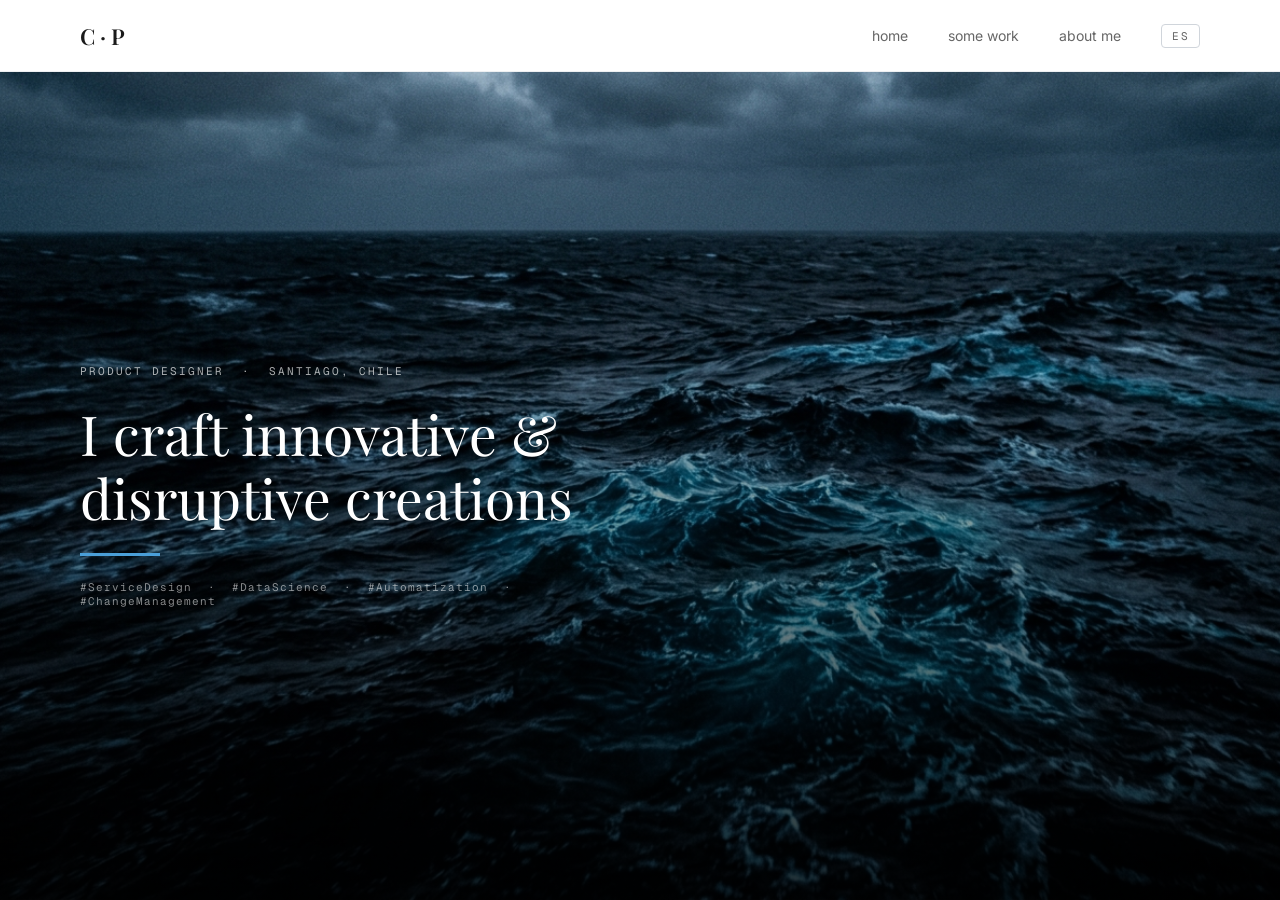
<file: index.html>
<!DOCTYPE html>
<html lang="en">
<head>
  <meta charset="UTF-8">
  <meta name="viewport" content="width=device-width, initial-scale=1.0">
  <title>C · P — Product Designer</title>
  <link rel="stylesheet" href="style.css">
  <style>
    .page { overflow: hidden; }

    /* HERO */
    .hero {
      position: relative;
      height: calc(100vh - 72px);
      min-height: 600px;
      overflow: hidden;
    }
    .hero-bg {
      position: absolute;
      inset: 0;
      background-image: url(./hero.png);
      background-size: cover;
      background-position: center;
    }
    .hero-gradient {
      position: absolute;
      inset: 0;
      background: linear-gradient(180deg, rgba(0,0,0,0) 10%, rgba(0,0,0,0.8) 100%);
    }
    .hero-content {
      position: relative;
      z-index: 2;
      padding: 0 80px;
      height: 100%;
      max-width: 740px;
      display: flex;
      flex-direction: column;
      justify-content: center;
      gap: 24px;
    }
    .hero-eyebrow {
      font-family: 'Geist Mono', monospace;
      font-size: 11px;
      letter-spacing: 2px;
      color: rgba(255,255,255,0.67);
      text-transform: uppercase;
    }
    .hero-title {
      font-family: 'Playfair Display', serif;
      font-size: clamp(32px, 4.3vw, 62px);
      font-weight: 400;
      line-height: 1.15;
      color: #FFFFFF;
      max-width: 680px;
    }
    .hero-divider {
      width: 80px;
      height: 3px;
      background: #4A9FD8;
    }
    .hero-tags {
      font-family: 'Geist Mono', monospace;
      font-size: 11px;
      letter-spacing: 1px;
      color: rgba(255,255,255,0.53);
      max-width: 680px;
    }

    @media (max-width: 767px) {
      .hero-content { padding: 0 20px; }
    }
    @media (max-width: 1023px) {
      .hero-content { padding: 0 40px; }
    }
  </style>
</head>
<body class="page">

  <nav class="nav">
    <a href="index.html" class="nav-logo">C · P</a>
    <button class="nav-toggle" onclick="document.getElementById('nl').classList.toggle('open')">
      <span></span><span></span><span></span>
    </button>
    <div class="nav-links" id="nl">
      <a href="index.html" data-i18n="nav_home">home</a>
      <a href="work.html" data-i18n="nav_work">some work</a>
      <a href="about.html" data-i18n="nav_about">about me</a>
      <button class="lang-btn" id="lang-btn" onclick="toggleLang()">ES</button>
    </div>
  </nav>

  <section class="hero">
    <div class="hero-bg"></div>
    <div class="hero-gradient"></div>
    <div class="hero-content">
      <p class="hero-eyebrow" data-i18n="home_eyebrow">Product Designer &nbsp;·&nbsp; Santiago, Chile</p>
      <h1 class="hero-title" data-i18n="home_title">I craft innovative &amp; disruptive creations</h1>
      <div class="hero-divider"></div>
      <p class="hero-tags" data-i18n="home_tags">#ServiceDesign &nbsp;·&nbsp; #DataScience &nbsp;·&nbsp; #Automatization &nbsp;·&nbsp; #ChangeManagement</p>
    </div>
  </section>

  <script src="lang.js"></script>
</body>
</html>
</file>
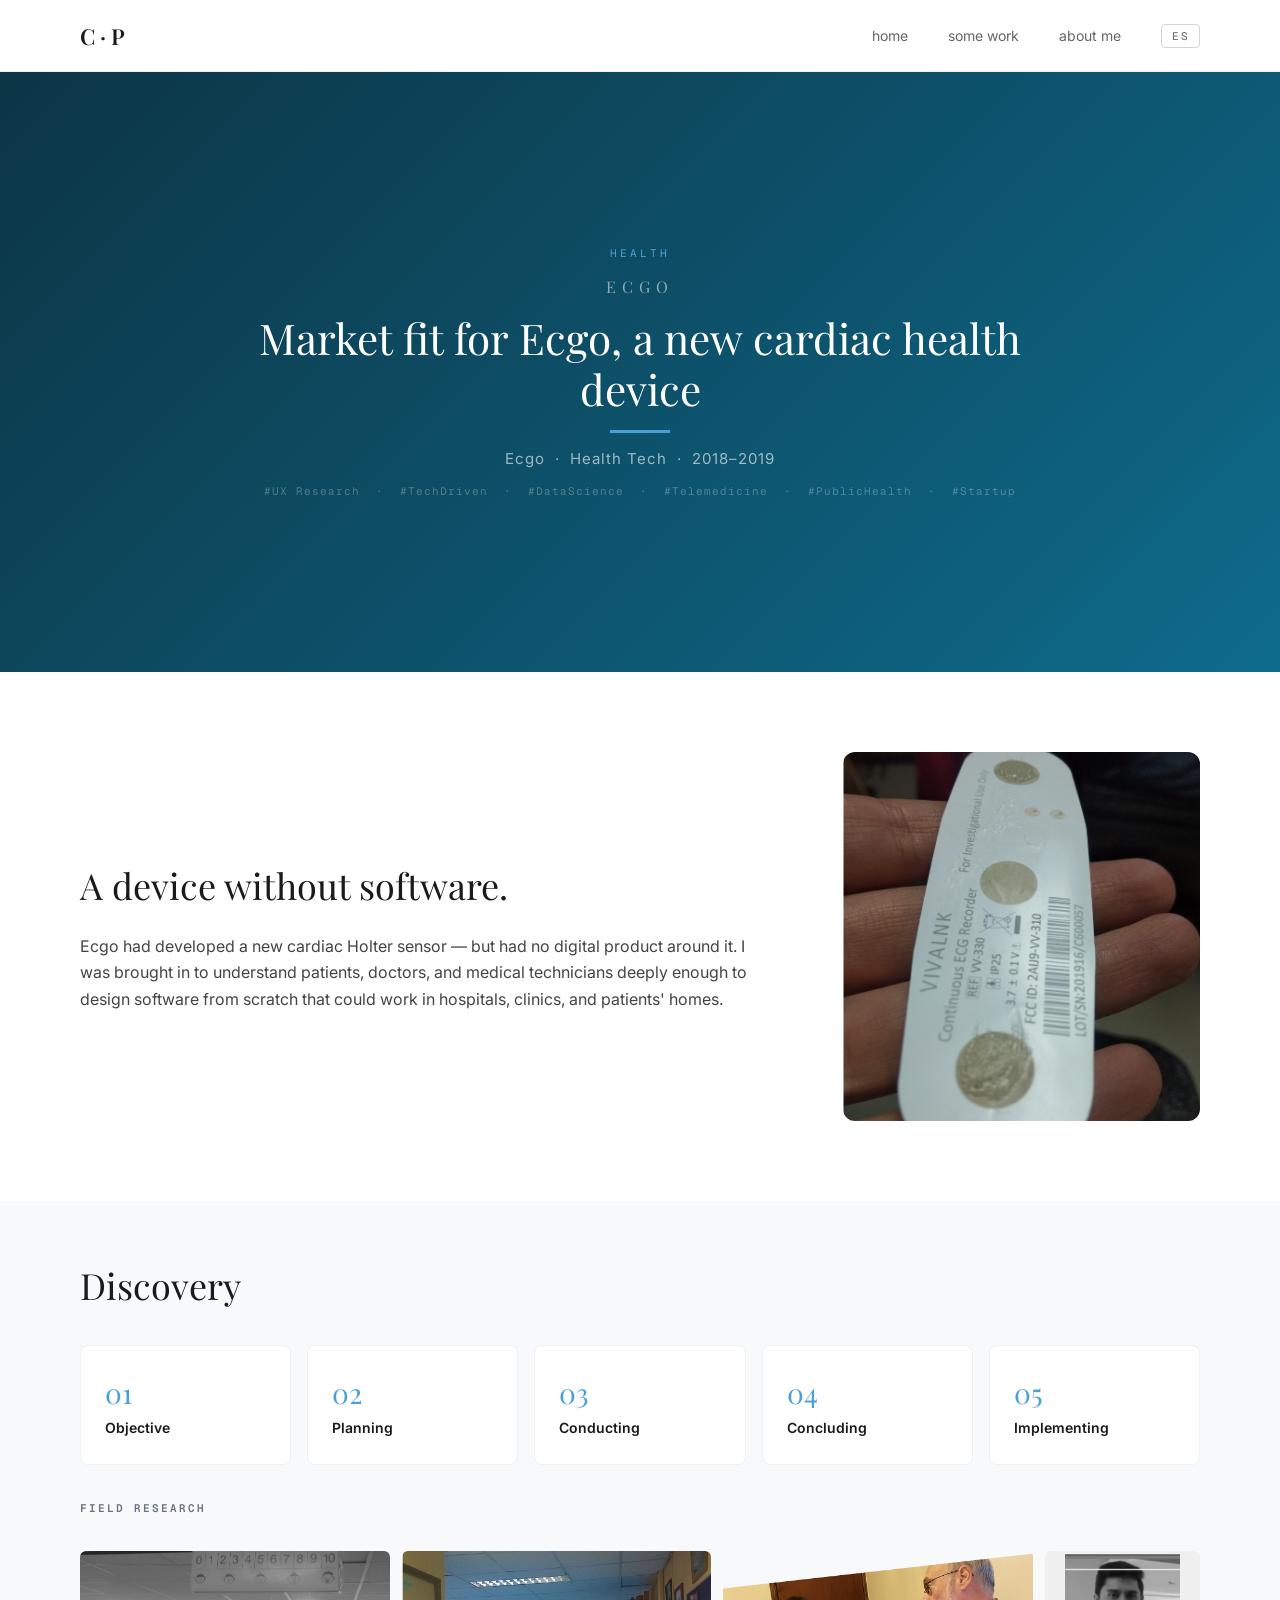
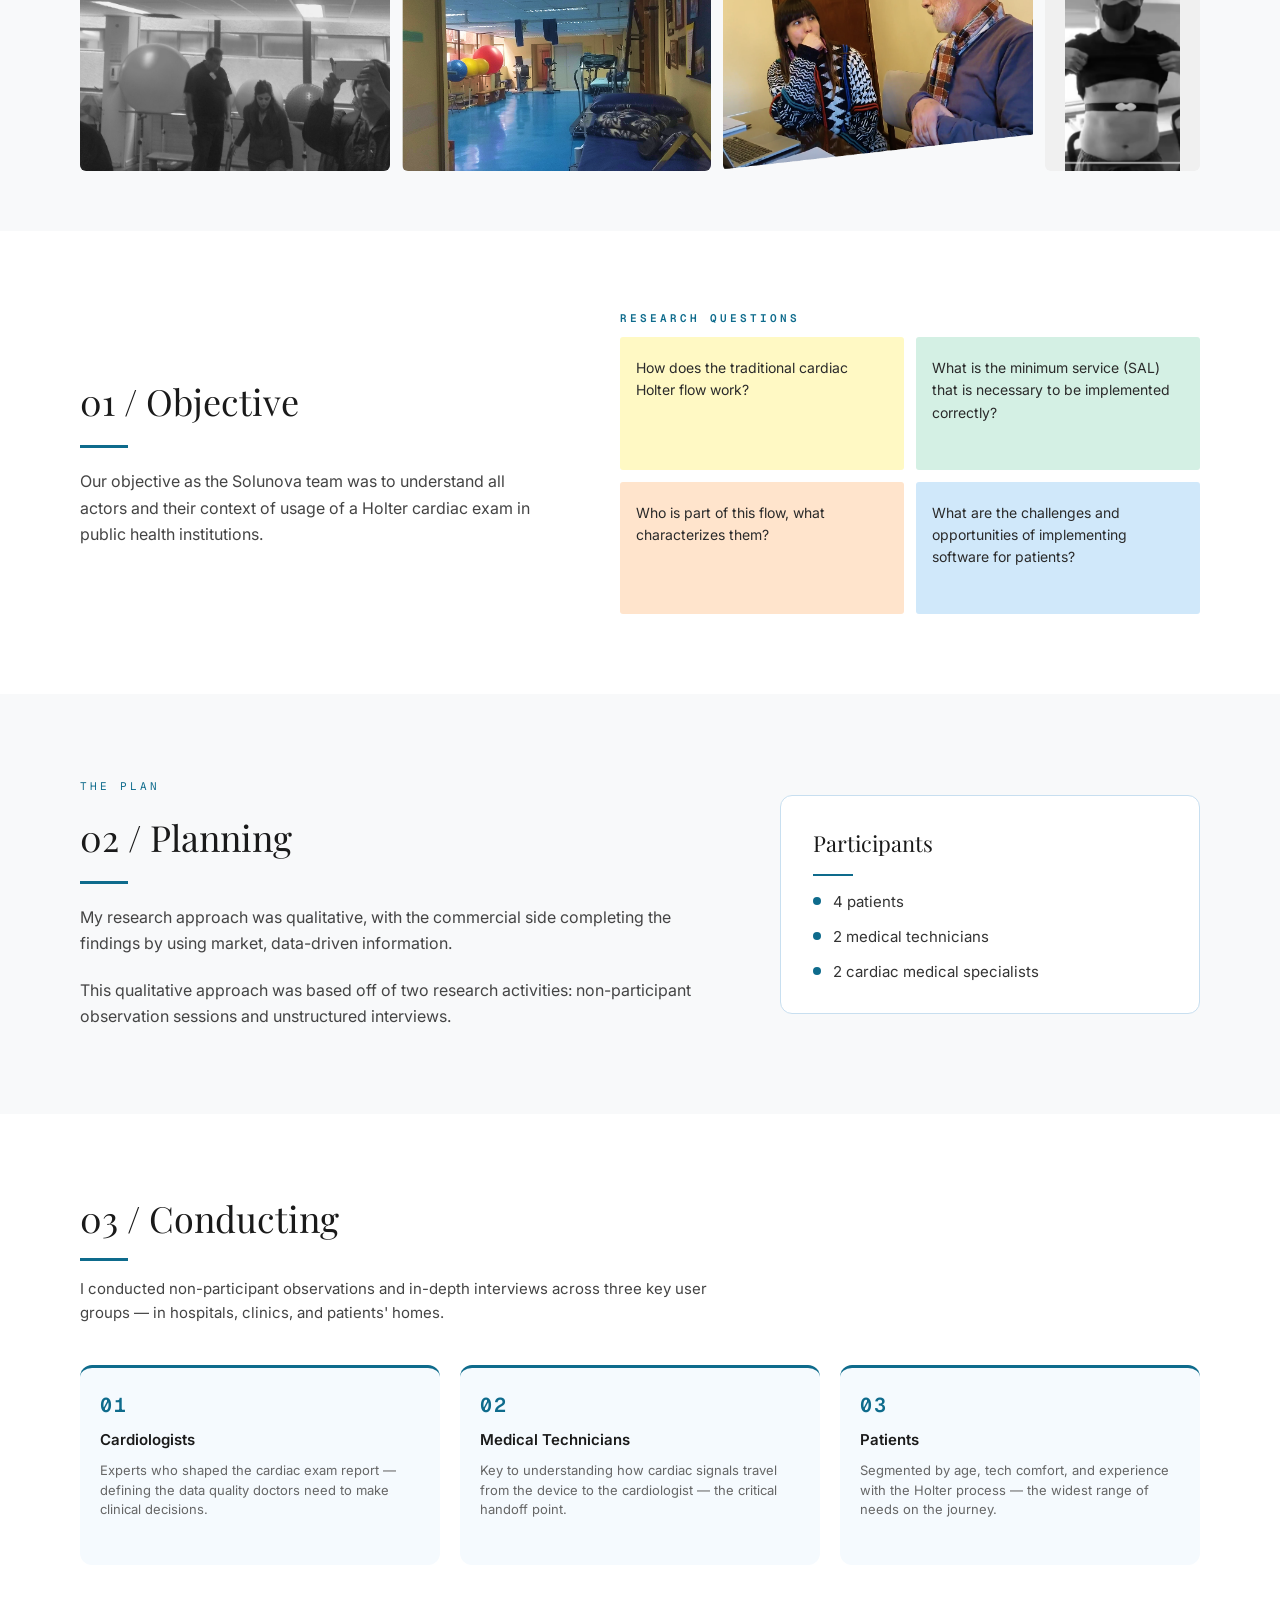
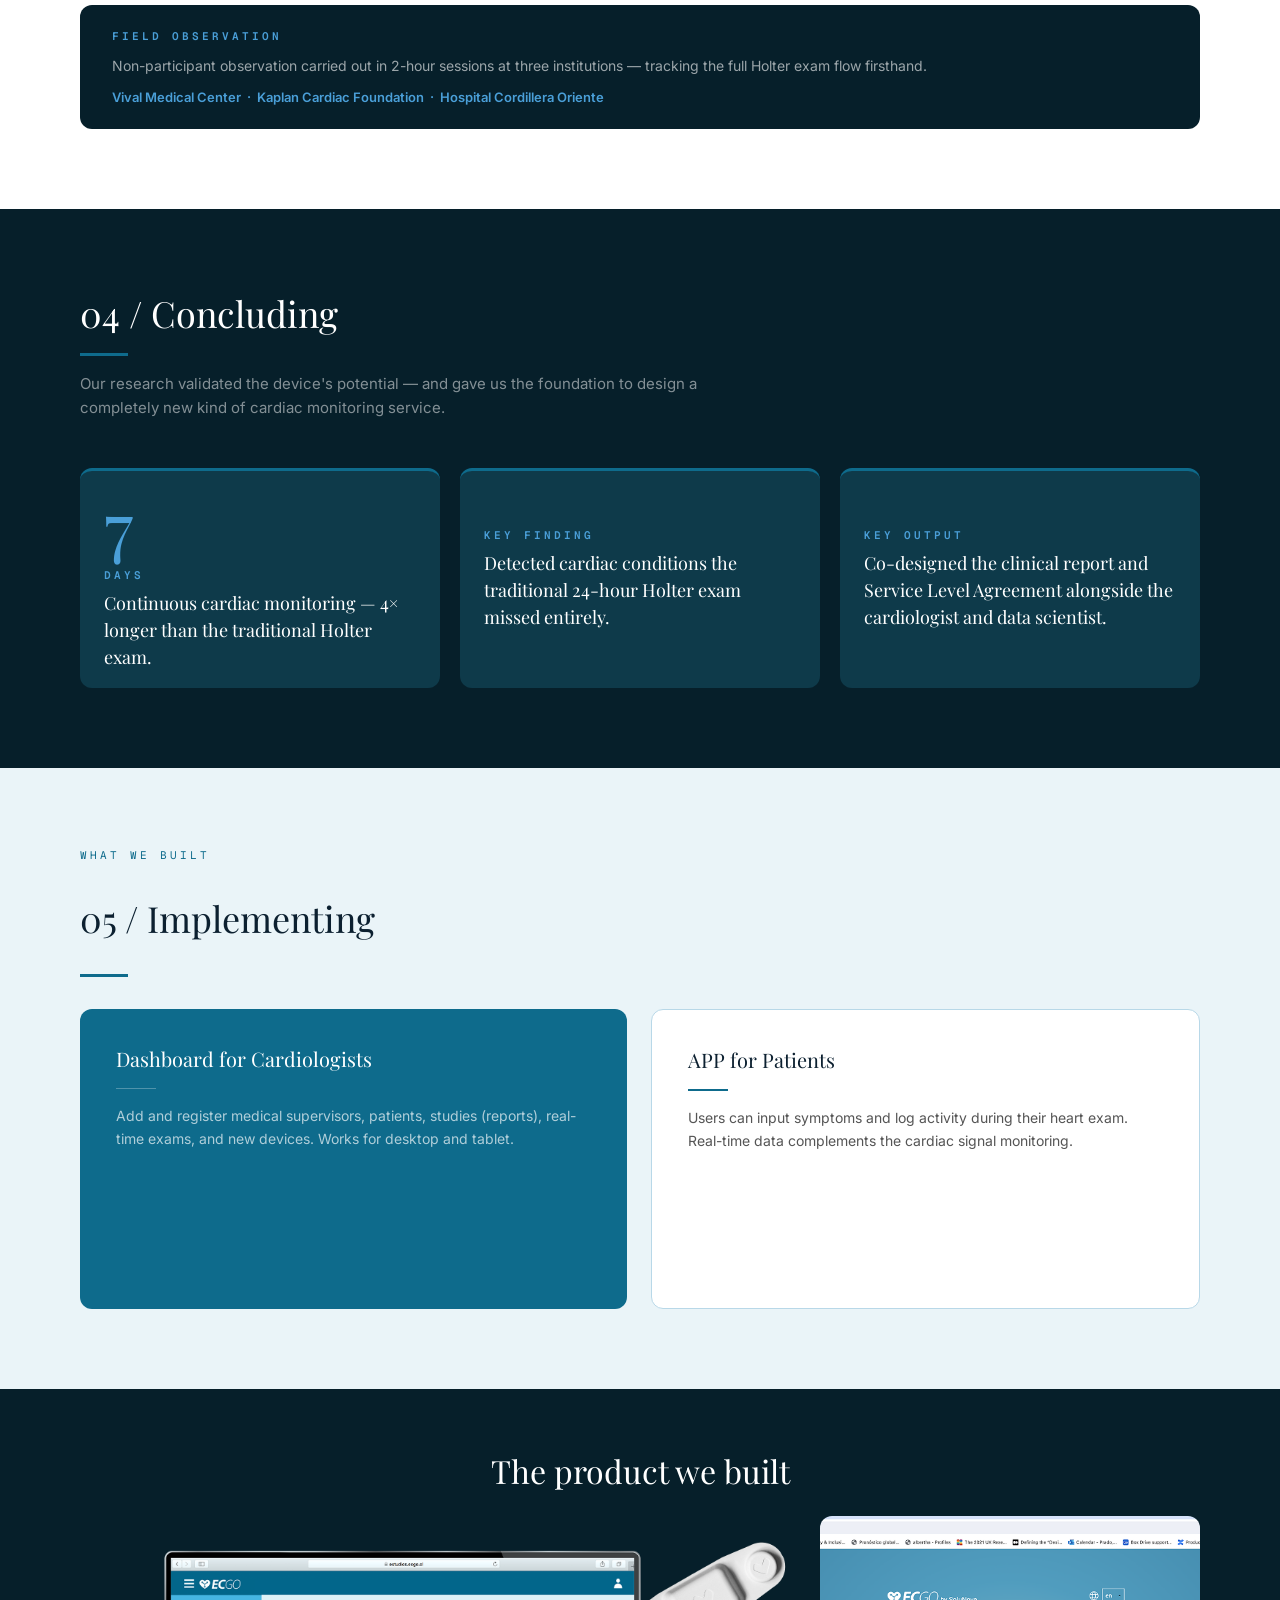
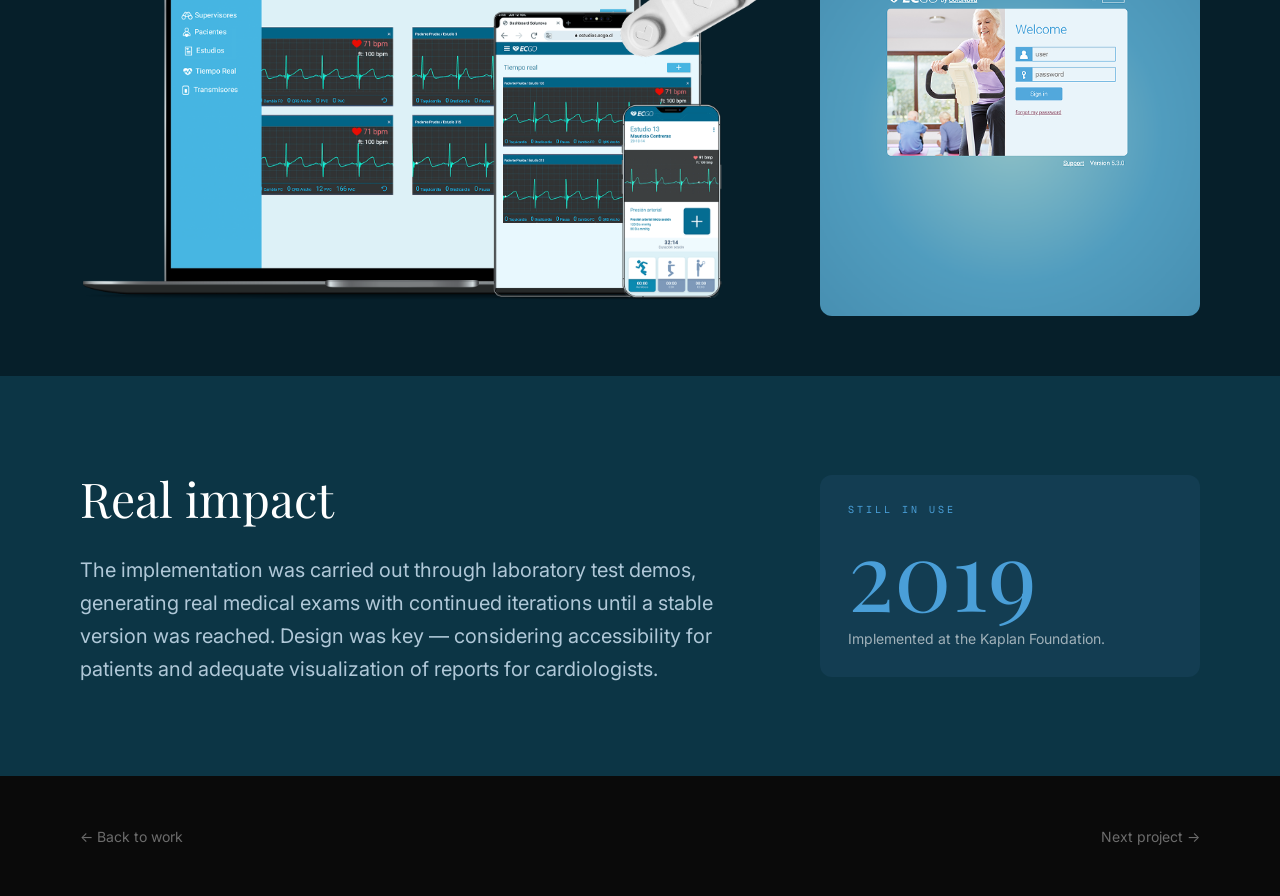
<file: ecgo.html>
<!DOCTYPE html>
<html lang="en">
<head>
  <meta charset="UTF-8">
  <meta name="viewport" content="width=device-width, initial-scale=1.0">
  <title>Ecgo — C · P</title>
  <link rel="stylesheet" href="style.css">
  <style>
    /* HERO — 415px, dark teal gradient, centered content */
    .hero {
      position: relative;
      height: 600px;
      background: linear-gradient(135deg, #0C3545 0%, #0E6B8C 100%);
      overflow: hidden;
    }
    .hero-inner {
      position: absolute;
      inset: 0;
      display: flex;
      flex-direction: column;
      align-items: center;
      justify-content: center;
      gap: 16px;
      padding: 0 240px;
      text-align: center;
    }
    .hero-cat {
      font-family: 'Geist Mono', monospace;
      font-size: 11px;
      letter-spacing: 3px;
      color: #4A9FD8;
      text-transform: uppercase;
    }
    .hero-sub {
      font-family: 'Playfair Display', serif;
      font-size: 16px;
      font-weight: 400;
      letter-spacing: 6px;
      color: rgba(255,255,255,0.53);
    }
    .hero-title {
      font-family: 'Playfair Display', serif;
      font-size: clamp(28px, 3.3vw, 48px);
      font-weight: 400;
      line-height: 1.2;
      color: #FFFFFF;
      text-align: center;
      max-width: 960px;
    }
    .hero-divider { width: 60px; height: 3px; background: #4A9FD8; }
    .hero-date {
      font-family: 'Inter', sans-serif;
      font-size: 15px;
      letter-spacing: 1px;
      color: rgba(255,255,255,0.6);
      text-align: center;
    }
    .hero-tags {
      font-family: 'Geist Mono', monospace;
      font-size: 11px;
      letter-spacing: 1px;
      color: rgba(255,255,255,0.27);
      text-align: center;
      max-width: 820px;
    }

    /* REQUIREMENT — two col, padding 80 */
    .requirement {
      display: flex;
      gap: 80px;
      padding: 80px;
      height: 529px;
      align-items: stretch;
      background: #FFFFFF;
    }
    .req-left {
      flex: 1;
      display: flex;
      flex-direction: column;
      justify-content: center;
      gap: 24px;
    }
    .req-left h2 {
      font-family: 'Playfair Display', serif;
      font-size: 36px;
      font-weight: 400;
      color: #1A1A1A;
    }
    .req-left p {
      font-family: 'Inter', sans-serif;
      font-size: 16px;
      line-height: 1.65;
      color: #444444;
    }
    .req-right {
      width: 357px;
      flex-shrink: 0;
      border-radius: 12px;
      overflow: hidden;
    }
    .req-right img { width: 100%; height: 100%; object-fit: cover; }

    /* DISCOVERY — bg #F8F9FA, padding 60 80 */
    .discovery {
      background: #F8F9FA;
      padding: 60px 80px;
      display: flex;
      flex-direction: column;
      gap: 36px;
    }
    .discovery h2 {
      font-family: 'Playfair Display', serif;
      font-size: 36px;
      font-weight: 400;
      color: #1A1A1A;
    }
    .steps-row {
      display: flex;
      gap: 16px;
      height: 120px;
    }
    .step {
      flex: 1;
      background: #FFFFFF;
      border: 1px solid #EEF0F2;
      border-radius: 8px;
      padding: 28px 24px;
      display: flex;
      flex-direction: column;
      gap: 8px;
    }
    .step-num {
      font-family: 'Playfair Display', serif;
      font-size: 28px;
      font-weight: 400;
      color: #4A9FD8;
    }
    .step-name {
      font-family: 'Inter', sans-serif;
      font-size: 14px;
      font-weight: 600;
      color: #1A1A1A;
    }
    .field-label {
      font-family: 'Geist Mono', monospace;
      font-size: 11px;
      font-weight: 600;
      letter-spacing: 2px;
      color: #6B7280;
      text-transform: uppercase;
    }
    .photo-row {
      display: flex;
      gap: 12px;
      height: 220px;
      justify-content: space-between;
    }
    .photo-row .p1, .photo-row .p2, .photo-row .p3 { flex: 1; border-radius: 6px; overflow: hidden; }
    .photo-row .p4 { width: 155px; flex-shrink: 0; border-radius: 6px; overflow: hidden; }
    .photo-row img { width: 100%; height: 100%; object-fit: cover; }
    .photo-row .p4 img { object-fit: contain; background: #f0f0f0; }

    /* OBJECTIVE — white, padding 80, two col */
    .objective {
      display: flex;
      gap: 80px;
      padding: 80px;
      height: 463px;
      background: #FFFFFF;
      align-items: stretch;
    }
    .obj-left {
      flex: 1;
      display: flex;
      flex-direction: column;
      justify-content: center;
      gap: 20px;
    }
    .obj-left h2 {
      font-family: 'Playfair Display', serif;
      font-size: 36px;
      font-weight: 400;
      color: #1A1A1A;
    }
    .section-bar { width: 48px; height: 3px; background: #0E6B8C; }
    .obj-left p {
      font-family: 'Inter', sans-serif;
      font-size: 16px;
      line-height: 1.65;
      color: #444444;
    }
    .obj-right {
      width: 580px;
      flex-shrink: 0;
      display: flex;
      flex-direction: column;
      gap: 12px;
    }
    .rq-label {
      font-family: 'Geist Mono', monospace;
      font-size: 11px;
      font-weight: 600;
      letter-spacing: 3px;
      color: #0E6B8C;
      text-transform: uppercase;
    }
    .q-grid {
      flex: 1;
      display: flex;
      gap: 12px;
    }
    .q-col { flex: 1; display: flex; flex-direction: column; gap: 12px; }
    .q-item {
      border-radius: 3px;
      padding: 20px 16px;
      flex: 1;
    }
    .q-item p {
      font-family: 'Inter', sans-serif;
      font-size: 14px;
      line-height: 1.6;
      color: #2A2A2A;
    }
    .q1 { background: #FFF9C4; }
    .q2 { background: #FFE4CC; }
    .q3 { background: #D4F0E4; }
    .q4 { background: #D0E8FA; }

    /* PLANNING — bg #F8F9FA */
    .planning {
      display: flex;
      gap: 80px;
      padding: 80px;
      height: 420px;
      background: #F8F9FA;
      align-items: stretch;
    }
    .plan-left {
      flex: 1;
      display: flex;
      flex-direction: column;
      justify-content: center;
      gap: 20px;
    }
    .plan-label {
      font-family: 'Geist Mono', monospace;
      font-size: 11px;
      letter-spacing: 3px;
      color: #0E6B8C;
      text-transform: uppercase;
    }
    .plan-left h2 {
      font-family: 'Playfair Display', serif;
      font-size: 36px;
      font-weight: 400;
      color: #1A1A1A;
    }
    .plan-left p {
      font-family: 'Inter', sans-serif;
      font-size: 16px;
      line-height: 1.65;
      color: #444444;
    }
    .plan-right {
      width: 420px;
      flex-shrink: 0;
      display: flex;
      flex-direction: column;
      justify-content: center;
      gap: 16px;
    }
    .participants-card {
      background: #FFFFFF;
      border: 1px solid #C8DFF0;
      border-radius: 12px;
      padding: 32px;
      display: flex;
      flex-direction: column;
      gap: 16px;
    }
    .participants-card h3 {
      font-family: 'Playfair Display', serif;
      font-size: 22px;
      font-weight: 400;
      color: #1A1A1A;
    }
    .p-divider { width: 40px; height: 2px; background: #0E6B8C; }
    .p-item {
      display: flex;
      align-items: center;
      gap: 12px;
    }
    .p-dot { width: 8px; height: 8px; border-radius: 4px; background: #0E6B8C; flex-shrink: 0; }
    .p-item span {
      font-family: 'Inter', sans-serif;
      font-size: 15px;
      color: #333333;
    }

    /* CONDUCTING — white, padding 80 */
    .conducting {
      background: #FFFFFF;
      padding: 80px;
      display: flex;
      flex-direction: column;
      gap: 40px;
    }
    .cond-header { display: flex; flex-direction: column; gap: 16px; }
    .cond-header h2 {
      font-family: 'Playfair Display', serif;
      font-size: 36px;
      font-weight: 400;
      color: #1A1A1A;
    }
    .cond-header p {
      font-family: 'Inter', sans-serif;
      font-size: 15px;
      line-height: 1.6;
      color: #444444;
      max-width: 680px;
    }
    .interview-cards {
      display: flex;
      gap: 20px;
      height: 200px;
    }
    .interview-card {
      flex: 1;
      background: #F5FAFE;
      border-top: 3px solid #0E6B8C;
      border-radius: 12px;
      padding: 24px 20px;
      display: flex;
      flex-direction: column;
      gap: 12px;
    }
    .ic-num {
      font-family: 'Geist Mono', monospace;
      font-size: 20px;
      font-weight: 600;
      letter-spacing: 2px;
      color: #0E6B8C;
    }
    .ic-title {
      font-family: 'Inter', sans-serif;
      font-size: 15px;
      font-weight: 600;
      color: #1A1A1A;
    }
    .ic-desc {
      font-family: 'Inter', sans-serif;
      font-size: 13px;
      line-height: 1.5;
      color: #666666;
    }
    .obs-bar {
      background: #061F2A;
      border-radius: 12px;
      padding: 24px 32px;
      display: flex;
      flex-direction: column;
      gap: 12px;
    }
    .obs-label {
      font-family: 'Geist Mono', monospace;
      font-size: 11px;
      font-weight: 600;
      letter-spacing: 3px;
      color: #4A9FD8;
      text-transform: uppercase;
    }
    .obs-text {
      font-family: 'Inter', sans-serif;
      font-size: 14px;
      line-height: 1.6;
      color: rgba(255,255,255,0.6);
    }
    .obs-locations {
      font-family: 'Inter', sans-serif;
      font-size: 13px;
      font-weight: 600;
      color: #4A9FD8;
    }

    /* CONCLUDING — bg #061F2A, padding 80 */
    .concluding {
      background: #061F2A;
      padding: 80px;
      display: flex;
      flex-direction: column;
      gap: 48px;
    }
    .conc-header { display: flex; flex-direction: column; gap: 16px; }
    .conc-header h2 {
      font-family: 'Playfair Display', serif;
      font-size: 36px;
      font-weight: 400;
      color: #FFFFFF;
    }
    .conc-header p {
      font-family: 'Inter', sans-serif;
      font-size: 15px;
      line-height: 1.6;
      color: rgba(255,255,255,0.5);
      max-width: 680px;
    }
    .findings-row {
      display: flex;
      gap: 20px;
      height: 220px;
    }
    .finding-card {
      flex: 1;
      background: #0E3A4A;
      border-top: 3px solid #0E6B8C;
      border-radius: 12px;
      padding: 28px 24px;
      display: flex;
      flex-direction: column;
      gap: 8px;
      justify-content: center;
    }
    .finding-big {
      font-family: 'Playfair Display', serif;
      font-size: 72px;
      font-weight: 400;
      line-height: 1;
      color: #4A9FD8;
    }
    .finding-unit {
      font-family: 'Geist Mono', monospace;
      font-size: 11px;
      font-weight: 600;
      letter-spacing: 3px;
      color: #4A9FD8;
      text-transform: uppercase;
    }
    .finding-desc {
      font-family: 'Playfair Display', serif;
      font-size: 18px;
      font-weight: 400;
      line-height: 1.5;
      color: #FFFFFF;
    }
    .finding-label {
      font-family: 'Geist Mono', monospace;
      font-size: 11px;
      font-weight: 600;
      letter-spacing: 3px;
      color: #4A9FD8;
      text-transform: uppercase;
    }

    /* IMPLEMENTING — bg #EAF4F8 */
    .implementing {
      background: #EAF4F8;
      padding: 80px;
      display: flex;
      flex-direction: column;
      gap: 32px;
    }
    .impl-label {
      font-family: 'Geist Mono', monospace;
      font-size: 11px;
      letter-spacing: 3px;
      color: #0E6B8C;
      text-transform: uppercase;
    }
    .implementing h2 {
      font-family: 'Playfair Display', serif;
      font-size: 36px;
      font-weight: 400;
      color: #0C2030;
    }
    .section-bar-blue { width: 48px; height: 3px; background: #0E6B8C; }
    .impl-row {
      display: flex;
      gap: 24px;
      height: 300px;
    }
    .impl-card {
      flex: 1;
      border-radius: 12px;
      padding: 36px;
      display: flex;
      flex-direction: column;
      gap: 16px;
    }
    .impl-card.dark { background: #0E6B8C; }
    .impl-card.light { background: #FFFFFF; border: 1px solid #B8D8E8; }
    .impl-card h3 {
      font-family: 'Playfair Display', serif;
      font-size: 20px;
      font-weight: 400;
    }
    .impl-card.dark h3 { color: #FFFFFF; }
    .impl-card.light h3 { color: #0C2030; }
    .impl-card-divider-dark { width: 40px; height: 1px; background: rgba(255,255,255,0.27); }
    .impl-card-divider-light { width: 40px; height: 2px; background: #0E6B8C; }
    .impl-card p {
      font-family: 'Inter', sans-serif;
      font-size: 14px;
      line-height: 1.6;
    }
    .impl-card.dark p { color: rgba(255,255,255,0.67); }
    .impl-card.light p { color: #555555; }

    /* PRODUCT SHOWCASE — bg #061F2A */
    .product-showcase {
      background: #061F2A;
      padding: 60px 80px;
      display: flex;
      flex-direction: column;
      align-items: center;
      gap: 24px;
    }
    .showcase-title {
      font-family: 'Playfair Display', serif;
      font-size: 32px;
      font-weight: 400;
      color: #FFFFFF;
      text-align: center;
    }
    .img-row {
      display: flex;
      gap: 24px;
      height: 400px;
      width: 100%;
    }
    .img-row .main-img { flex: 1; border-radius: 16px; overflow: hidden; }
    .img-row .main-img img { width: 100%; height: 100%; object-fit: contain; }
    .img-row .side-img { width: 380px; flex-shrink: 0; border-radius: 12px; overflow: hidden; }
    .img-row .side-img img { width: 100%; height: 100%; object-fit: cover; }

    /* REAL IMPACT — bg #0C3545 */
    .real-impact {
      display: flex;
      gap: 60px;
      padding: 80px;
      height: 400px;
      background: #0C3545;
      align-items: stretch;
    }
    .impact-left {
      flex: 1;
      display: flex;
      flex-direction: column;
      justify-content: center;
      gap: 24px;
    }
    .impact-left h2 {
      font-family: 'Playfair Display', serif;
      font-size: 48px;
      font-weight: 400;
      color: #FFFFFF;
    }
    .impact-left p {
      font-family: 'Inter', sans-serif;
      font-size: 20px;
      line-height: 1.65;
      color: #B0C8D8;
    }
    .impact-right {
      width: 380px;
      flex-shrink: 0;
      display: flex;
      flex-direction: column;
      justify-content: center;
      gap: 16px;
    }
    .result-badge {
      background: #133D52;
      border-radius: 12px;
      padding: 28px;
      display: flex;
      flex-direction: column;
      gap: 8px;
    }
    .still-label {
      font-family: 'Geist Mono', monospace;
      font-size: 10px;
      letter-spacing: 3px;
      color: #4A9FD8;
      text-transform: uppercase;
    }
    .year-big {
      font-family: 'Playfair Display', serif;
      font-size: 96px;
      font-weight: 400;
      line-height: 1;
      color: #4A9FD8;
    }
    .result-note {
      font-family: 'Inter', sans-serif;
      font-size: 14px;
      line-height: 1.5;
      color: rgba(255,255,255,0.6);
    }

    /* RESPONSIVE */
    @media (max-width: 1023px) {
      .hero-inner { padding: 0 80px; }
      .requirement, .objective, .planning, .real-impact { flex-direction: column; height: auto; padding: 60px 40px; }
      .req-right, .obj-right, .plan-right, .impact-right { width: 100%; }
      .obj-right { width: 100%; }
      .discovery, .conducting, .concluding, .implementing, .product-showcase { padding: 60px 40px; }
      .steps-row { flex-wrap: wrap; height: auto; }
      .step { flex: 1 1 calc(33% - 11px); }
      .photo-row { height: 220px; }
      .photo-row .p4 { display: none; }
      .interview-cards, .findings-row, .impl-row { flex-direction: column; height: auto; }
      .finding-card { height: auto; min-height: 160px; }
      .img-row { flex-direction: column; height: auto; }
      .img-row .side-img { width: 100%; height: 240px; }
    }
    @media (max-width: 767px) {
      .hero { height: auto px; padding: 60px 0; }
      .hero-inner { padding: 0 20px; }
      .hero-title { font-size: 28px; }
      .requirement, .objective, .planning, .real-impact,
      .discovery, .conducting, .concluding, .implementing, .product-showcase { padding: 48px 20px; }
      .step { flex: 1 1 calc(50% - 8px); }
      .photo-row { display: none; }
      .q-grid { flex-direction: column; }
    }
  </style>
</head>
<body>

  <nav class="nav">
    <a href="index.html" class="nav-logo">C · P</a>
    <button class="nav-toggle" onclick="document.getElementById('nl').classList.toggle('open')">
      <span></span><span></span><span></span>
    </button>
    <div class="nav-links" id="nl">
      <a href="index.html" data-i18n="nav_home">home</a>
      <a href="work.html" data-i18n="nav_work">some work</a>
      <a href="about.html" data-i18n="nav_about">about me</a>
      <button class="lang-btn" id="lang-btn" onclick="toggleLang()">ES</button>
    </div>
  </nav>

  <!-- HERO -->
  <div class="hero">
    <div class="hero-inner">
      <span class="hero-cat" data-i18n="ecgo_cat">Health</span>
      <span class="hero-sub">ECGO</span>
      <h1 class="hero-title" data-i18n="ecgo_title">Market fit for Ecgo, a new cardiac health device</h1>
      <div class="hero-divider"></div>
      <p class="hero-date" data-i18n="ecgo_date">Ecgo &nbsp;·&nbsp; Health Tech &nbsp;·&nbsp; 2018–2019</p>
      <p class="hero-tags" data-i18n="ecgo_tags">#UX Research &nbsp;·&nbsp; #TechDriven &nbsp;·&nbsp; #DataScience &nbsp;·&nbsp; #Telemedicine &nbsp;·&nbsp; #PublicHealth &nbsp;·&nbsp; #Startup</p>
    </div>
  </div>

  <!-- REQUIREMENT -->
  <div class="requirement">
    <div class="req-left">
      <h2 data-i18n="ecgo_req_h">A device without software.</h2>
      <p data-i18n="ecgo_req_p">Ecgo had developed a new cardiac Holter sensor — but had no digital product around it. I was brought in to understand patients, doctors, and medical technicians deeply enough to design software from scratch that could work in hospitals, clinics, and patients' homes.</p>
    </div>
    <div class="req-right">
      <img src="ecgo-holter.png" alt="Holter device">
    </div>
  </div>

  <!-- DISCOVERY -->
  <div class="discovery">
    <h2 data-i18n="ecgo_disc_h">Discovery</h2>
    <div class="steps-row">
      <div class="step"><span class="step-num">01</span><span class="step-name" data-i18n="ecgo_s1">Objective</span></div>
      <div class="step"><span class="step-num">02</span><span class="step-name" data-i18n="ecgo_s2">Planning</span></div>
      <div class="step"><span class="step-num">03</span><span class="step-name" data-i18n="ecgo_s3">Conducting</span></div>
      <div class="step"><span class="step-num">04</span><span class="step-name" data-i18n="ecgo_s4">Concluding</span></div>
      <div class="step"><span class="step-num">05</span><span class="step-name" data-i18n="ecgo_s5">Implementing</span></div>
    </div>
    <span class="field-label" data-i18n="ecgo_field_label">Field Research</span>
    <div class="photo-row">
      <div class="p1"><img src="ecgo-discovery.png" alt="Discovery"></div>
      <div class="p2"><img src="ecgo-health.png" alt="Health research"></div>
      <div class="p3"><img src="ecgo-interview.png" alt="Interview"></div>
      <div class="p4"><img src="ecgo-oli.png" alt="Field research"></div>
    </div>
  </div>

  <!-- OBJECTIVE -->
  <div class="objective">
    <div class="obj-left">
      <h2 data-i18n="ecgo_obj_h">01 / Objective</h2>
      <div class="section-bar"></div>
      <p data-i18n="ecgo_obj_p">Our objective as the Solunova team was to understand all actors and their context of usage of a Holter cardiac exam in public health institutions.</p>
    </div>
    <div class="obj-right">
      <span class="rq-label" data-i18n="ecgo_rq_label">Research Questions</span>
      <div class="q-grid">
        <div class="q-col">
          <div class="q-item q1"><p data-i18n="ecgo_q1">How does the traditional cardiac Holter flow work?</p></div>
          <div class="q-item q2"><p data-i18n="ecgo_q2">Who is part of this flow, what characterizes them?</p></div>
        </div>
        <div class="q-col">
          <div class="q-item q3"><p data-i18n="ecgo_q3">What is the minimum service (SAL) that is necessary to be implemented correctly?</p></div>
          <div class="q-item q4"><p data-i18n="ecgo_q4">What are the challenges and opportunities of implementing software for patients?</p></div>
        </div>
      </div>
    </div>
  </div>

  <!-- PLANNING -->
  <div class="planning">
    <div class="plan-left">
      <span class="plan-label" data-i18n="ecgo_plan_label">The Plan</span>
      <h2 data-i18n="ecgo_plan_h">02 / Planning</h2>
      <div class="section-bar"></div>
      <p data-i18n="ecgo_plan_p1">My research approach was qualitative, with the commercial side completing the findings by using market, data-driven information.</p>
      <p data-i18n="ecgo_plan_p2">This qualitative approach was based off of two research activities: non-participant observation sessions and unstructured interviews.</p>
    </div>
    <div class="plan-right">
      <div class="participants-card">
        <h3 data-i18n="ecgo_part_h">Participants</h3>
        <div class="p-divider"></div>
        <div class="p-item"><div class="p-dot"></div><span data-i18n="ecgo_part1">4 patients</span></div>
        <div class="p-item"><div class="p-dot"></div><span data-i18n="ecgo_part2">2 medical technicians</span></div>
        <div class="p-item"><div class="p-dot"></div><span data-i18n="ecgo_part3">2 cardiac medical specialists</span></div>
      </div>
    </div>
  </div>

  <!-- CONDUCTING -->
  <div class="conducting">
    <div class="cond-header">
      <h2 data-i18n="ecgo_cond_h">03 / Conducting</h2>
      <div class="section-bar"></div>
      <p data-i18n="ecgo_cond_p">I conducted non-participant observations and in-depth interviews across three key user groups — in hospitals, clinics, and patients' homes.</p>
    </div>
    <div class="interview-cards">
      <div class="interview-card">
        <span class="ic-num">01</span>
        <span class="ic-title" data-i18n="ecgo_u1_title">Cardiologists</span>
        <p class="ic-desc" data-i18n="ecgo_u1_desc">Experts who shaped the cardiac exam report — defining the data quality doctors need to make clinical decisions.</p>
      </div>
      <div class="interview-card">
        <span class="ic-num">02</span>
        <span class="ic-title" data-i18n="ecgo_u2_title">Medical Technicians</span>
        <p class="ic-desc" data-i18n="ecgo_u2_desc">Key to understanding how cardiac signals travel from the device to the cardiologist — the critical handoff point.</p>
      </div>
      <div class="interview-card">
        <span class="ic-num">03</span>
        <span class="ic-title" data-i18n="ecgo_u3_title">Patients</span>
        <p class="ic-desc" data-i18n="ecgo_u3_desc">Segmented by age, tech comfort, and experience with the Holter process — the widest range of needs on the journey.</p>
      </div>
    </div>
    <div class="obs-bar">
      <span class="obs-label" data-i18n="ecgo_obs_label">Field Observation</span>
      <p class="obs-text" data-i18n="ecgo_obs_text">Non-participant observation carried out in 2-hour sessions at three institutions — tracking the full Holter exam flow firsthand.</p>
      <span class="obs-locations" data-i18n="ecgo_obs_loc">Vival Medical Center &nbsp;·&nbsp; Kaplan Cardiac Foundation &nbsp;·&nbsp; Hospital Cordillera Oriente</span>
    </div>
  </div>

  <!-- CONCLUDING -->
  <div class="concluding">
    <div class="conc-header">
      <h2 data-i18n="ecgo_conc_h">04 / Concluding</h2>
      <div class="section-bar"></div>
      <p data-i18n="ecgo_conc_p">Our research validated the device's potential — and gave us the foundation to design a completely new kind of cardiac monitoring service.</p>
    </div>
    <div class="findings-row">
      <div class="finding-card">
        <span class="finding-big">7</span>
        <span class="finding-unit" data-i18n="ecgo_days_unit">Days</span>
        <p class="finding-desc" data-i18n="ecgo_days_desc">Continuous cardiac monitoring — 4× longer than the traditional Holter exam.</p>
      </div>
      <div class="finding-card">
        <span class="finding-label" data-i18n="ecgo_find_label">Key Finding</span>
        <p class="finding-desc" data-i18n="ecgo_find_desc">Detected cardiac conditions the traditional 24-hour Holter exam missed entirely.</p>
      </div>
      <div class="finding-card">
        <span class="finding-label" data-i18n="ecgo_out_label">Key Output</span>
        <p class="finding-desc" data-i18n="ecgo_out_desc">Co-designed the clinical report and Service Level Agreement alongside the cardiologist and data scientist.</p>
      </div>
    </div>
  </div>

  <!-- IMPLEMENTING -->
  <div class="implementing">
    <span class="impl-label" data-i18n="ecgo_impl_label">What We Built</span>
    <h2 data-i18n="ecgo_impl_h">05 / Implementing</h2>
    <div class="section-bar-blue"></div>
    <div class="impl-row">
      <div class="impl-card dark">
        <h3 data-i18n="ecgo_impl_c1_h">Dashboard for Cardiologists</h3>
        <div class="impl-card-divider-dark"></div>
        <p data-i18n="ecgo_impl_c1_p">Add and register medical supervisors, patients, studies (reports), real-time exams, and new devices. Works for desktop and tablet.</p>
      </div>
      <div class="impl-card light">
        <h3 data-i18n="ecgo_impl_c2_h">APP for Patients</h3>
        <div class="impl-card-divider-light"></div>
        <p data-i18n="ecgo_impl_c2_p">Users can input symptoms and log activity during their heart exam. Real-time data complements the cardiac signal monitoring.</p>
      </div>
    </div>
  </div>

  <!-- PRODUCT SHOWCASE -->
  <div class="product-showcase">
    <p class="showcase-title" data-i18n="ecgo_showcase_title">The product we built</p>
    <div class="img-row">
      <div class="main-img"><img src="ecgo-product.png" alt="Ecgo product software"></div>
      <div class="side-img"><img src="ecgo-inuse.png" alt="Ecgo device in use"></div>
    </div>
  </div>

  <!-- REAL IMPACT -->
  <div class="real-impact">
    <div class="impact-left">
      <h2 data-i18n="ecgo_impact_h">Real impact</h2>
      <p data-i18n="ecgo_impact_p">The implementation was carried out through laboratory test demos, generating real medical exams with continued iterations until a stable version was reached. Design was key — considering accessibility for patients and adequate visualization of reports for cardiologists.</p>
    </div>
    <div class="impact-right">
      <div class="result-badge">
        <span class="still-label" data-i18n="ecgo_still_label">Still In Use</span>
        <span class="year-big">2019</span>
        <p class="result-note" data-i18n="ecgo_still_note">Implemented at the Kaplan Foundation.</p>
      </div>
    </div>
  </div>

  <div class="case-footer">
    <a href="work.html" data-i18n="footer_back">← Back to work</a>
    <a href="retail.html" data-i18n="footer_next">Next project →</a>
  </div>

  <script src="lang.js"></script>
</body>
</html>
</file>
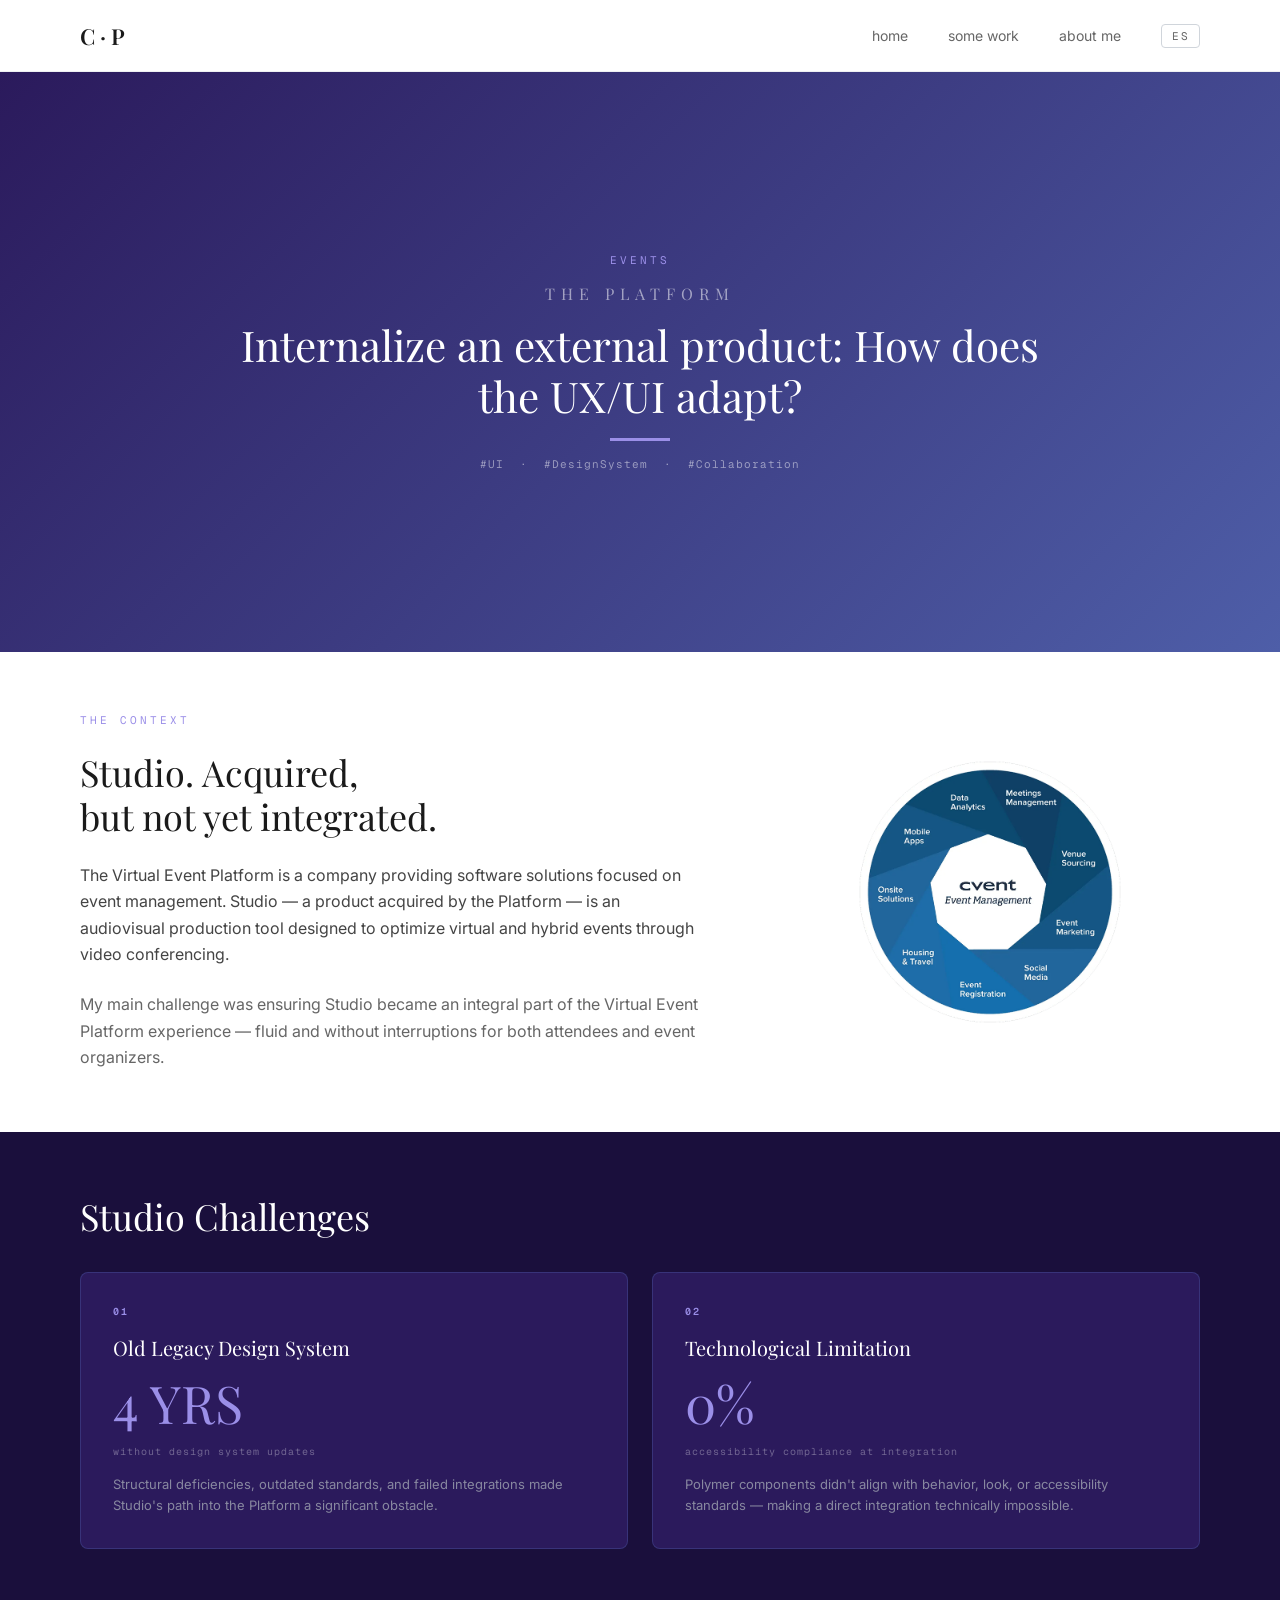
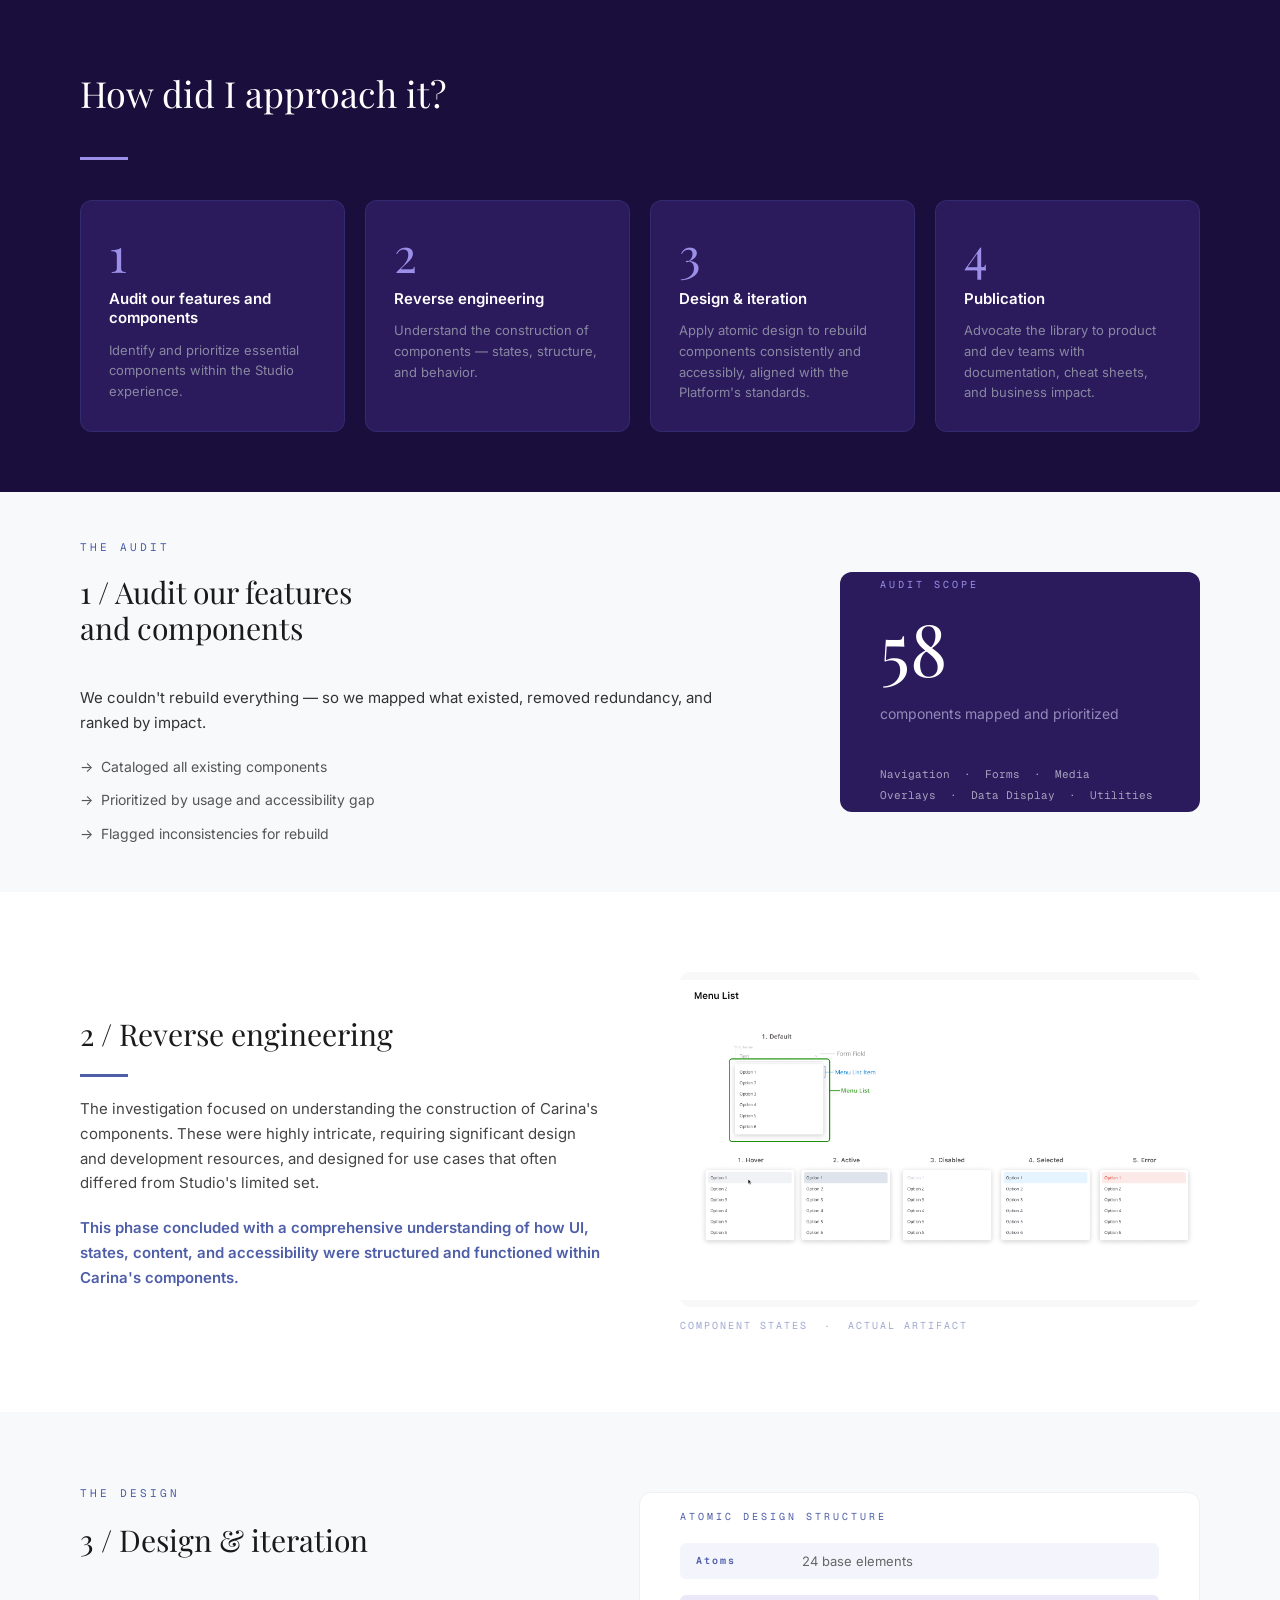
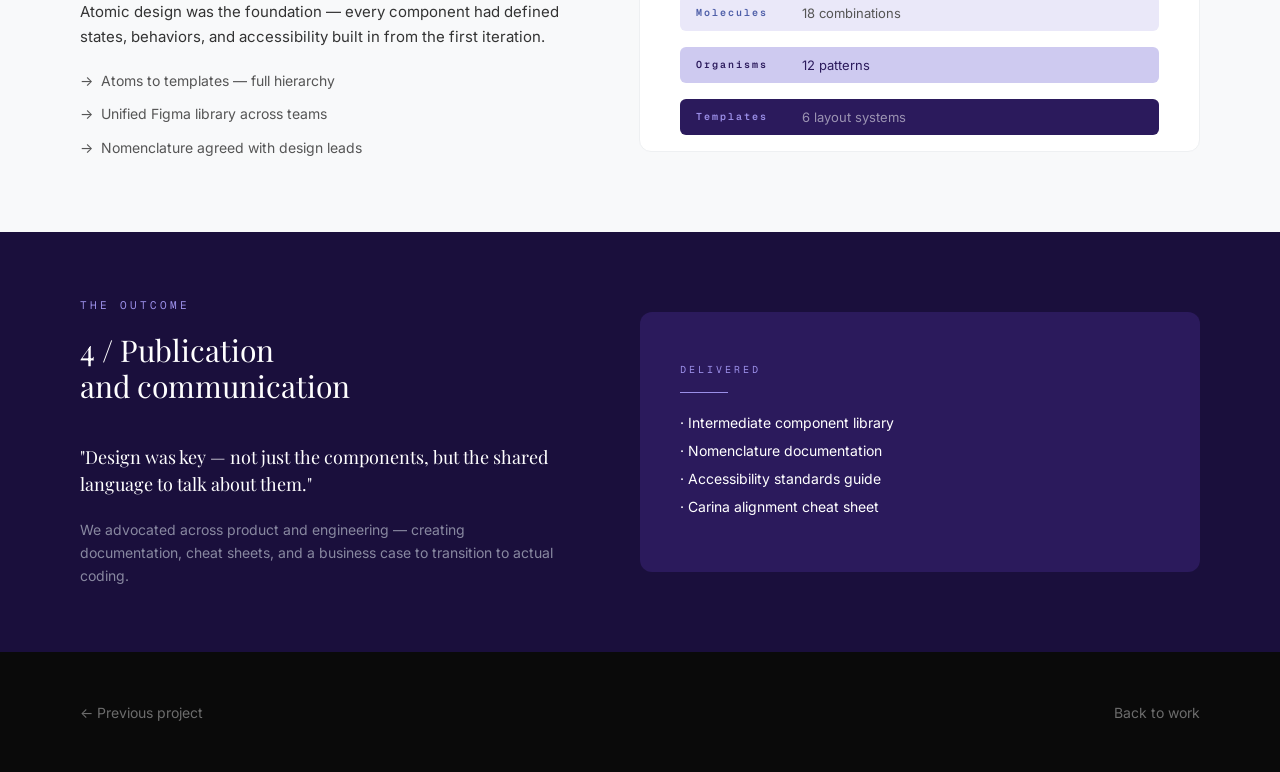
<file: onlineevents.html>
<!DOCTYPE html>
<html lang="en">
<head>
  <meta charset="UTF-8">
  <meta name="viewport" content="width=device-width, initial-scale=1.0">
  <title>Cvent — C · P</title>
  <link rel="stylesheet" href="style.css">
  <style>
    /* HERO — 580px, dark purple gradient */
    .hero {
      position: relative;
      height: 580px;
      background: linear-gradient(135deg, #2B1A5C 0%, #4E5EA8 100%);
      overflow: hidden;
    }
    .hero-inner {
      position: absolute;
      inset: 0;
      display: flex;
      flex-direction: column;
      align-items: center;
      justify-content: center;
      gap: 16px;
      padding: 0 240px;
      text-align: center;
    }
    .hero-cat { font-family: 'Geist Mono', monospace; font-size: 11px; letter-spacing: 3px; color: #9B8FE8; text-transform: uppercase; }
    .hero-sub { font-family: 'Playfair Display', serif; font-size: 16px; font-weight: 400; letter-spacing: 6px; color: rgba(255,255,255,0.53); }
    .hero-title { font-family: 'Playfair Display', serif; font-size: clamp(24px, 3.3vw, 48px); font-weight: 400; line-height: 1.2; color: #FFFFFF; text-align: center; max-width: 960px; }
    .hero-divider { width: 60px; height: 3px; background: #9B8FE8; }
    .hero-tags { font-family: 'Geist Mono', monospace; font-size: 11px; letter-spacing: 1px; color: rgba(255,255,255,0.47); text-align: center; max-width: 820px; }

    /* CONTEXT — white, two col */
    .context {
      display: flex;
      gap: 80px;
      padding: 80px;
      height: 480px;
      background: #FFFFFF;
      align-items: stretch;
    }
    .ctx-left { flex: 1; display: flex; flex-direction: column; justify-content: center; gap: 24px; }
    .ctx-label { font-family: 'Geist Mono', monospace; font-size: 11px; letter-spacing: 3px; color: #9B8FE8; text-transform: uppercase; }
    .ctx-left h2 { font-family: 'Playfair Display', serif; font-size: 36px; font-weight: 400; line-height: 1.2; color: #1A1A1A; white-space: pre-line; }
    .ctx-left p { font-family: 'Inter', sans-serif; font-size: 16px; line-height: 1.65; }
    .ctx-left p:nth-of-type(1) { color: #444444; }
    .ctx-left p:nth-of-type(2) { color: #666666; }
    .ctx-right { width: 420px; flex-shrink: 0; border-radius: 12px; overflow: hidden; }
    .ctx-right img { width: 100%; height: 100%; object-fit: contain; }

    /* CHALLENGES — bg #1A0F3C */
    .challenges {
      background: #1A0F3C;
      padding: 60px 80px;
      display: flex;
      flex-direction: column;
      gap: 32px;
    }
    .challenges h2 { font-family: 'Playfair Display', serif; font-size: 36px; font-weight: 400; color: #FFFFFF; }
    .challenges-row { display: flex; gap: 24px; }
    .challenge-card {
      flex: 1;
      background: #2B1A5C;
      border: 1px solid rgba(78,94,168,0.38);
      border-radius: 8px;
      padding: 32px;
      display: flex;
      flex-direction: column;
      gap: 16px;
    }
    .ch-num { font-family: 'Geist Mono', monospace; font-size: 10px; font-weight: 600; letter-spacing: 2px; color: #9B8FE8; text-transform: uppercase; }
    .ch-name { font-family: 'Playfair Display', serif; font-size: 20px; font-weight: 400; color: #FFFFFF; }
    .ch-big { font-family: 'Playfair Display', serif; font-size: 52px; font-weight: 400; line-height: 1; color: #9B8FE8; }
    .ch-sub { font-family: 'Geist Mono', monospace; font-size: 10px; letter-spacing: 1px; color: rgba(255,255,255,0.33); }
    .ch-desc { font-family: 'Inter', sans-serif; font-size: 13px; line-height: 1.6; color: #8888A0; }

    /* APPROACH — bg #1A0F3C */
    .approach {
      background: #1A0F3C;
      padding: 60px 80px;
      display: flex;
      flex-direction: column;
      gap: 40px;
    }
    .approach h2 { font-family: 'Playfair Display', serif; font-size: 36px; font-weight: 400; color: #FFFFFF; }
    .approach-divider { width: 48px; height: 3px; background: #9B8FE8; }
    .approach-grid { display: flex; gap: 20px; }
    .approach-card {
      flex: 1;
      background: #2B1A5C;
      border: 1px solid rgba(78,94,168,0.25);
      border-radius: 12px;
      padding: 28px;
      display: flex;
      flex-direction: column;
      gap: 12px;
    }
    .ap-num { font-family: 'Playfair Display', serif; font-size: 48px; font-weight: 400; color: #9B8FE8; line-height: 1; }
    .ap-name { font-family: 'Inter', sans-serif; font-size: 15px; font-weight: 600; color: #FFFFFF; line-height: 1.3; }
    .ap-desc { font-family: 'Inter', sans-serif; font-size: 13px; line-height: 1.6; color: #8888A0; }

    /* AUDIT — bg #F8F9FA, two col */
    .audit {
      display: flex;
      gap: 80px;
      padding: 80px;
      height: 400px;
      background: #F8F9FA;
      align-items: stretch;
    }
    .audit-left { flex: 1; display: flex; flex-direction: column; justify-content: center; gap: 20px; }
    .audit-label { font-family: 'Geist Mono', monospace; font-size: 11px; letter-spacing: 3px; color: #4E5EA8; text-transform: uppercase; }
    .audit-left h2 { font-family: 'Playfair Display', serif; font-size: 30px; font-weight: 400; line-height: 1.2; color: #1A1A1A; white-space: pre-line; }
    .section-bar { width: 48px; height: 3px; background: #4E5EA8; }
    .audit-left p { font-family: 'Inter', sans-serif; font-size: 15px; line-height: 1.65; color: #333333; }
    .audit-list { display: flex; flex-direction: column; gap: 10px; }
    .audit-list p { font-family: 'Inter', sans-serif; font-size: 14px; color: #555555; }
    .audit-right {
      width: 360px;
      flex-shrink: 0;
      background: #2B1A5C;
      border-radius: 12px;
      padding: 40px;
      display: flex;
      flex-direction: column;
      justify-content: center;
      gap: 20px;
    }
    .audit-scope-label { font-family: 'Geist Mono', monospace; font-size: 10px; letter-spacing: 3px; color: #9B8FE8; text-transform: uppercase; }
    .audit-num { font-family: 'Playfair Display', serif; font-size: 72px; font-weight: 400; line-height: 1; color: #FFFFFF; }
    .audit-desc { font-family: 'Inter', sans-serif; font-size: 14px; line-height: 1.5; color: rgba(219,214,245,0.6); }
    .audit-cats-bar { width: 48px; height: 1px; background: #4E5EA8; }
    .audit-cats { font-family: 'Geist Mono', monospace; font-size: 11px; line-height: 1.9; color: rgba(255,255,255,0.59); }

    /* REVERSE — white, two col */
    .reverse {
      display: flex;
      gap: 80px;
      padding: 80px;
      height: 520px;
      background: #FFFFFF;
      align-items: stretch;
    }
    .rev-left { flex: 1; display: flex; flex-direction: column; justify-content: center; gap: 20px; }
    .rev-left h2 { font-family: 'Playfair Display', serif; font-size: 30px; font-weight: 400; color: #1A1A1A; }
    .rev-left p { font-family: 'Inter', sans-serif; font-size: 15px; line-height: 1.65; }
    .rev-left p:nth-of-type(1) { color: #444444; }
    .rev-left p:nth-of-type(2) { color: #4E5EA8; font-weight: 600; }
    .rev-right { flex: 1; display: flex; flex-direction: column; justify-content: center; gap: 12px; }
    .rev-img { flex: 1; border-radius: 10px; overflow: hidden; }
    .rev-img img { width: 100%; height: 100%; object-fit: contain; background: #f8f8f8; }
    .rev-caption { font-family: 'Geist Mono', monospace; font-size: 10px; letter-spacing: 2px; color: rgba(78,94,168,0.53); text-transform: uppercase; }

    /* DESIGN — bg #F8F9FA, two col */
    .design-section {
      display: flex;
      gap: 80px;
      padding: 80px;
      height: 420px;
      background: #F8F9FA;
      align-items: stretch;
    }
    .des-left { flex: 1; display: flex; flex-direction: column; justify-content: center; gap: 20px; }
    .des-label { font-family: 'Geist Mono', monospace; font-size: 11px; letter-spacing: 3px; color: #4E5EA8; text-transform: uppercase; }
    .des-left h2 { font-family: 'Playfair Display', serif; font-size: 30px; font-weight: 400; color: #1A1A1A; }
    .des-left p { font-family: 'Inter', sans-serif; font-size: 15px; line-height: 1.65; color: #333333; }
    .des-list { display: flex; flex-direction: column; gap: 10px; }
    .des-list p { font-family: 'Inter', sans-serif; font-size: 14px; color: #555555; }
    .des-right {
      flex: 1;
      background: #FFFFFF;
      border: 1px solid #EEF0F2;
      border-radius: 12px;
      padding: 40px;
      display: flex;
      flex-direction: column;
      justify-content: center;
      gap: 16px;
    }
    .atomic-label { font-family: 'Geist Mono', monospace; font-size: 10px; letter-spacing: 3px; color: #4E5EA8; text-transform: uppercase; margin-bottom: 4px; }
    .atomic-row {
      border-radius: 6px;
      padding: 10px 16px;
      display: flex;
      align-items: center;
      gap: 16px;
    }
    .atomic-row .a-tag { font-family: 'Geist Mono', monospace; font-size: 10px; font-weight: 600; letter-spacing: 2px; min-width: 90px; }
    .atomic-row .a-count { font-family: 'Inter', sans-serif; font-size: 13px; }
    .a-atoms { background: #F4F4FC; }
    .a-atoms .a-tag { color: #4E5EA8; }
    .a-atoms .a-count { color: #666666; }
    .a-molecules { background: #EAE8F9; }
    .a-molecules .a-tag { color: #4E5EA8; }
    .a-molecules .a-count { color: #555555; }
    .a-organisms { background: #CECAF0; }
    .a-organisms .a-tag { color: #2B1A5C; }
    .a-organisms .a-count { color: #2B1A5C; }
    .a-templates { background: #2B1A5C; }
    .a-templates .a-tag { color: #9B8FE8; }
    .a-templates .a-count { color: rgba(255,255,255,0.53); }

    /* PUBLICATION — bg #1A0F3C, two col */
    .publication {
      display: flex;
      gap: 80px;
      padding: 80px;
      height: 420px;
      background: #1A0F3C;
      align-items: stretch;
    }
    .pub-left { flex: 1; display: flex; flex-direction: column; justify-content: center; gap: 20px; }
    .pub-label { font-family: 'Geist Mono', monospace; font-size: 11px; letter-spacing: 3px; color: #9B8FE8; text-transform: uppercase; }
    .pub-left h2 { font-family: 'Playfair Display', serif; font-size: 30px; font-weight: 400; line-height: 1.2; color: #FFFFFF; white-space: pre-line; }
    .pub-bar { width: 48px; height: 3px; background: #9B8FE8; }
    .pub-quote { font-family: 'Playfair Display', serif; font-size: 18px; font-weight: 400; line-height: 1.5; color: #FFFFFF; }
    .pub-body { font-family: 'Inter', sans-serif; font-size: 14px; line-height: 1.65; color: #8888A0; }
    .pub-right {
      flex: 1;
      background: #2B1A5C;
      border-radius: 12px;
      padding: 40px;
      display: flex;
      flex-direction: column;
      justify-content: center;
      gap: 16px;
    }
    .delivered-label { font-family: 'Geist Mono', monospace; font-size: 10px; letter-spacing: 3px; color: #9B8FE8; text-transform: uppercase; }
    .delivered-bar { width: 48px; height: 1px; background: #9B8FE8; }
    .delivered-list { font-family: 'Inter', sans-serif; font-size: 14px; line-height: 2; color: #FFFFFF; }

    /* RESPONSIVE */
    @media (max-width: 1023px) {
      .hero-inner { padding: 0 80px; }
      .context, .audit, .reverse, .design-section, .publication { flex-direction: column; height: auto; padding: 60px 40px; }
      .ctx-right, .audit-right, .rev-right, .des-right, .pub-right { width: 100%; }
      .ctx-right { height: 280px; }
      .audit-right { width: 100%; }
      .challenges, .approach { padding: 60px 40px; }
      .challenges-row, .approach-grid { flex-direction: column; }
    }
    @media (max-width: 767px) {
      .hero { height: 300px; padding: 60px 0; }
      .hero-inner { padding: 0 20px; }
      .hero-title { font-size: 24px; }
      .context, .audit, .reverse, .design-section, .publication,
      .challenges, .approach { padding: 48px 20px; }
    }
  </style>
</head>
<body>

  <nav class="nav">
    <a href="index.html" class="nav-logo">C · P</a>
    <button class="nav-toggle" onclick="document.getElementById('nl').classList.toggle('open')">
      <span></span><span></span><span></span>
    </button>
    <div class="nav-links" id="nl">
      <a href="index.html" data-i18n="nav_home">home</a>
      <a href="work.html" data-i18n="nav_work">some work</a>
      <a href="about.html" data-i18n="nav_about">about me</a>
      <button class="lang-btn" id="lang-btn" onclick="toggleLang()">ES</button>
    </div>
  </nav>

  <!-- HERO -->
  <div class="hero">
    <div class="hero-inner">
      <span class="hero-cat" data-i18n="cve_cat">Events</span>
      <span class="hero-sub">THE PLATFORM</span>
      <h1 class="hero-title" data-i18n="cve_title">Internalize an external product: How does the UX/UI adapt?</h1>
      <div class="hero-divider"></div>
      <p class="hero-tags" data-i18n="cvent_card_tags">#UI &nbsp;·&nbsp; #DesignSystem &nbsp;·&nbsp; #Collaboration</p>
    </div>
  </div>

  <!-- CONTEXT -->
  <div class="context">
    <div class="ctx-left">
      <span class="ctx-label" data-i18n="cve_ctx_label">The Context</span>
      <h2 data-i18n="cve_ctx_h">Studio. Acquired,<br>but not yet integrated.</h2>
      <p data-i18n="cve_ctx_p1">The Virtual Event Platform is a company providing software solutions focused on event management. Studio — a product acquired by the Platform — is an audiovisual production tool designed to optimize virtual and hybrid events through video conferencing.</p>
      <p data-i18n="cve_ctx_p2">My main challenge was ensuring Studio became an integral part of the Virtual Event Platform experience — fluid and without interruptions for both attendees and event organizers.</p>
    </div>
    <div class="ctx-right">
      <img src="./cvent-ecosystem.png" alt="Cvent ecosystem">
    </div>
  </div>

  <!-- CHALLENGES -->
  <div class="challenges">
    <h2 data-i18n="cve_ch_h">Studio Challenges</h2>
    <div class="challenges-row">
      <div class="challenge-card">
        <span class="ch-num">01</span>
        <span class="ch-name" data-i18n="cve_ch1_name">Old Legacy Design System</span>
        <span class="ch-big">4 YRS</span>
        <span class="ch-sub" data-i18n="cve_ch1_sub">without design system updates</span>
        <p class="ch-desc" data-i18n="cve_ch1_desc">Structural deficiencies, outdated standards, and failed integrations made Studio's path into the Platform a significant obstacle.</p>
      </div>
      <div class="challenge-card">
        <span class="ch-num">02</span>
        <span class="ch-name" data-i18n="cve_ch2_name">Technological Limitation</span>
        <span class="ch-big">0%</span>
        <span class="ch-sub" data-i18n="cve_ch2_sub">accessibility compliance at integration</span>
        <p class="ch-desc" data-i18n="cve_ch2_desc">Polymer components didn't align with behavior, look, or accessibility standards — making a direct integration technically impossible.</p>
      </div>
    </div>
  </div>

  <!-- APPROACH -->
  <div class="approach">
    <h2 data-i18n="cve_ap_h">How did I approach it?</h2>
    <div class="approach-divider"></div>
    <div class="approach-grid">
      <div class="approach-card">
        <span class="ap-num">1</span>
        <span class="ap-name" data-i18n="cve_ap1_name">Audit our features and components</span>
        <p class="ap-desc" data-i18n="cve_ap1_desc">Identify and prioritize essential components within the Studio experience.</p>
      </div>
      <div class="approach-card">
        <span class="ap-num">2</span>
        <span class="ap-name" data-i18n="cve_ap2_name">Reverse engineering</span>
        <p class="ap-desc" data-i18n="cve_ap2_desc">Understand the construction of components — states, structure, and behavior.</p>
      </div>
      <div class="approach-card">
        <span class="ap-num">3</span>
        <span class="ap-name" data-i18n="cve_ap3_name">Design &amp; iteration</span>
        <p class="ap-desc" data-i18n="cve_ap3_desc">Apply atomic design to rebuild components consistently and accessibly, aligned with the Platform's standards.</p>
      </div>
      <div class="approach-card">
        <span class="ap-num">4</span>
        <span class="ap-name" data-i18n="cve_ap4_name">Publication</span>
        <p class="ap-desc" data-i18n="cve_ap4_desc">Advocate the library to product and dev teams with documentation, cheat sheets, and business impact.</p>
      </div>
    </div>
  </div>

  <!-- AUDIT -->
  <div class="audit">
    <div class="audit-left">
      <span class="audit-label" data-i18n="cve_aud_label">The Audit</span>
      <h2 data-i18n="cve_aud_h">1 / Audit our features<br>and components</h2>
      <div class="section-bar"></div>
      <p data-i18n="cve_aud_p">We couldn't rebuild everything — so we mapped what existed, removed redundancy, and ranked by impact.</p>
      <div class="audit-list">
        <p data-i18n="cve_aud_l1">→&nbsp; Cataloged all existing components</p>
        <p data-i18n="cve_aud_l2">→&nbsp; Prioritized by usage and accessibility gap</p>
        <p data-i18n="cve_aud_l3">→&nbsp; Flagged inconsistencies for rebuild</p>
      </div>
    </div>
    <div class="audit-right">
      <span class="audit-scope-label" data-i18n="cve_scope_label">Audit Scope</span>
      <span class="audit-num">58</span>
      <p class="audit-desc" data-i18n="cve_scope_desc">components mapped and prioritized</p>
      <div class="audit-cats-bar"></div>
      <p class="audit-cats" data-i18n="cve_scope_cats">Navigation &nbsp;·&nbsp; Forms &nbsp;·&nbsp; Media<br>Overlays &nbsp;·&nbsp; Data Display &nbsp;·&nbsp; Utilities</p>
    </div>
  </div>

  <!-- REVERSE ENGINEERING -->
  <div class="reverse">
    <div class="rev-left">
      <h2 data-i18n="cve_rev_h">2 / Reverse engineering</h2>
      <div class="section-bar"></div>
      <p data-i18n="cve_rev_p1">The investigation focused on understanding the construction of Carina's components. These were highly intricate, requiring significant design and development resources, and designed for use cases that often differed from Studio's limited set.</p>
      <p data-i18n="cve_rev_p2">This phase concluded with a comprehensive understanding of how UI, states, content, and accessibility were structured and functioned within Carina's components.</p>
    </div>
    <div class="rev-right">
      <div class="rev-img">
        <img src="./cvent-menu.png" alt="Component states artifact">
      </div>
      <span class="rev-caption" data-i18n="cve_rev_cap">Component States &nbsp;·&nbsp; Actual Artifact</span>
    </div>
  </div>

  <!-- DESIGN & ITERATION -->
  <div class="design-section">
    <div class="des-left">
      <span class="des-label" data-i18n="cve_des_label">The Design</span>
      <h2 data-i18n="cve_des_h">3 / Design &amp; iteration</h2>
      <div class="section-bar"></div>
      <p data-i18n="cve_des_p">Atomic design was the foundation — every component had defined states, behaviors, and accessibility built in from the first iteration.</p>
      <div class="des-list">
        <p data-i18n="cve_des_l1">→&nbsp; Atoms to templates — full hierarchy</p>
        <p data-i18n="cve_des_l2">→&nbsp; Unified Figma library across teams</p>
        <p data-i18n="cve_des_l3">→&nbsp; Nomenclature agreed with design leads</p>
      </div>
    </div>
    <div class="des-right">
      <span class="atomic-label" data-i18n="cve_atomic_label">Atomic Design Structure</span>
      <div class="atomic-row a-atoms">
        <span class="a-tag">Atoms</span>
        <span class="a-count">24 base elements</span>
      </div>
      <div class="atomic-row a-molecules">
        <span class="a-tag">Molecules</span>
        <span class="a-count">18 combinations</span>
      </div>
      <div class="atomic-row a-organisms">
        <span class="a-tag">Organisms</span>
        <span class="a-count">12 patterns</span>
      </div>
      <div class="atomic-row a-templates">
        <span class="a-tag">Templates</span>
        <span class="a-count">6 layout systems</span>
      </div>
    </div>
  </div>

  <!-- PUBLICATION -->
  <div class="publication">
    <div class="pub-left">
      <span class="pub-label" data-i18n="cve_out_label">The Outcome</span>
      <h2 data-i18n="cve_pub_h">4 / Publication<br>and communication</h2>
      <div class="pub-bar"></div>
      <p class="pub-quote" data-i18n="cve_pub_quote">"Design was key — not just the components, but the shared language to talk about them."</p>
      <p class="pub-body" data-i18n="cve_pub_body">We advocated across product and engineering — creating documentation, cheat sheets, and a business case to transition to actual coding.</p>
    </div>
    <div class="pub-right">
      <span class="delivered-label" data-i18n="cve_del_label">Delivered</span>
      <div class="delivered-bar"></div>
      <div class="delivered-list" data-i18n="cve_del_list">
        <p>· Intermediate component library</p>
        <p>· Nomenclature documentation</p>
        <p>· Accessibility standards guide</p>
        <p>· Carina alignment cheat sheet</p>
      </div>
    </div>
  </div>

  <div class="case-footer">
    <a href="retail.html" data-i18n="footer_prev">← Previous project</a>
    <a href="work.html" data-i18n="footer_back2">Back to work</a>
  </div>

  <script src="lang.js"></script>
</body>
</html>
</file>
<file: style.css>
@import url('https://fonts.googleapis.com/css2?family=Playfair+Display:wght@400;600&family=Inter:wght@400;500;600&family=Geist+Mono:wght@400;600&display=swap');

*, *::before, *::after { box-sizing: border-box; margin: 0; padding: 0; }
html { scroll-behavior: smooth; }
body { font-family: 'Inter', sans-serif; color: #1A1A1A; background: #fff; -webkit-font-smoothing: antialiased; }
img { display: block; max-width: 100%; }
a { text-decoration: none; color: inherit; }

/* NAV */
.nav {
  display: flex;
  align-items: center;
  justify-content: space-between;
  height: 72px;
  padding: 0 80px;
  background: #FFFFFF;
  border-bottom: 1px solid #EEF0F2;
  position: sticky;
  top: 0;
  z-index: 100;
}
.nav-logo {
  font-family: 'Playfair Display', serif;
  font-size: 22px;
  font-weight: 600;
  color: #1A1A1A;
}
.nav-links {
  display: flex;
  align-items: center;
  gap: 40px;
}
.nav-links a {
  font-family: 'Inter', sans-serif;
  font-size: 14px;
  color: #666666;
  transition: color 0.2s;
}
.nav-links a:hover { color: #1A1A1A; }

/* Language toggle button */
.lang-btn {
  font-family: 'Geist Mono', monospace;
  font-size: 11px;
  letter-spacing: 1.5px;
  color: #666666;
  background: none;
  border: 1px solid #D0D5DB;
  border-radius: 4px;
  padding: 4px 10px;
  cursor: pointer;
  transition: color 0.2s, border-color 0.2s;
}
.lang-btn:hover {
  color: #1A1A1A;
  border-color: #1A1A1A;
}

/* Hamburger */
.nav-toggle {
  display: none;
  flex-direction: column;
  gap: 5px;
  cursor: pointer;
  background: none;
  border: none;
  padding: 4px;
}
.nav-toggle span {
  display: block;
  width: 22px;
  height: 2px;
  background: #1A1A1A;
  border-radius: 2px;
  transition: all 0.3s;
}

/* FOOTER */
.case-footer {
  display: flex;
  align-items: center;
  justify-content: space-between;
  height: 120px;
  padding: 0 80px;
  background: #0A0A0A;
}
.case-footer a {
  font-family: 'Inter', sans-serif;
  font-size: 14px;
  color: rgba(255,255,255,0.4);
  transition: color 0.2s;
}
.case-footer a:hover { color: rgba(255,255,255,0.9); }

/* RESPONSIVE */
@media (max-width: 1023px) {
  .nav { padding: 0 40px; }
  .case-footer { padding: 0 40px; }
}
@media (max-width: 767px) {
  .nav { padding: 0 20px; }
  .case-footer { padding: 0 20px; }
  .nav-links {
    display: none;
    flex-direction: column;
    gap: 24px;
    position: absolute;
    top: 72px; left: 0; right: 0;
    background: #fff;
    padding: 24px 20px;
    border-bottom: 1px solid #EEF0F2;
    box-shadow: 0 8px 24px rgba(0,0,0,0.08);
  }
  .nav-links.open { display: flex; }
  .nav-toggle { display: flex; }
}
</file>
